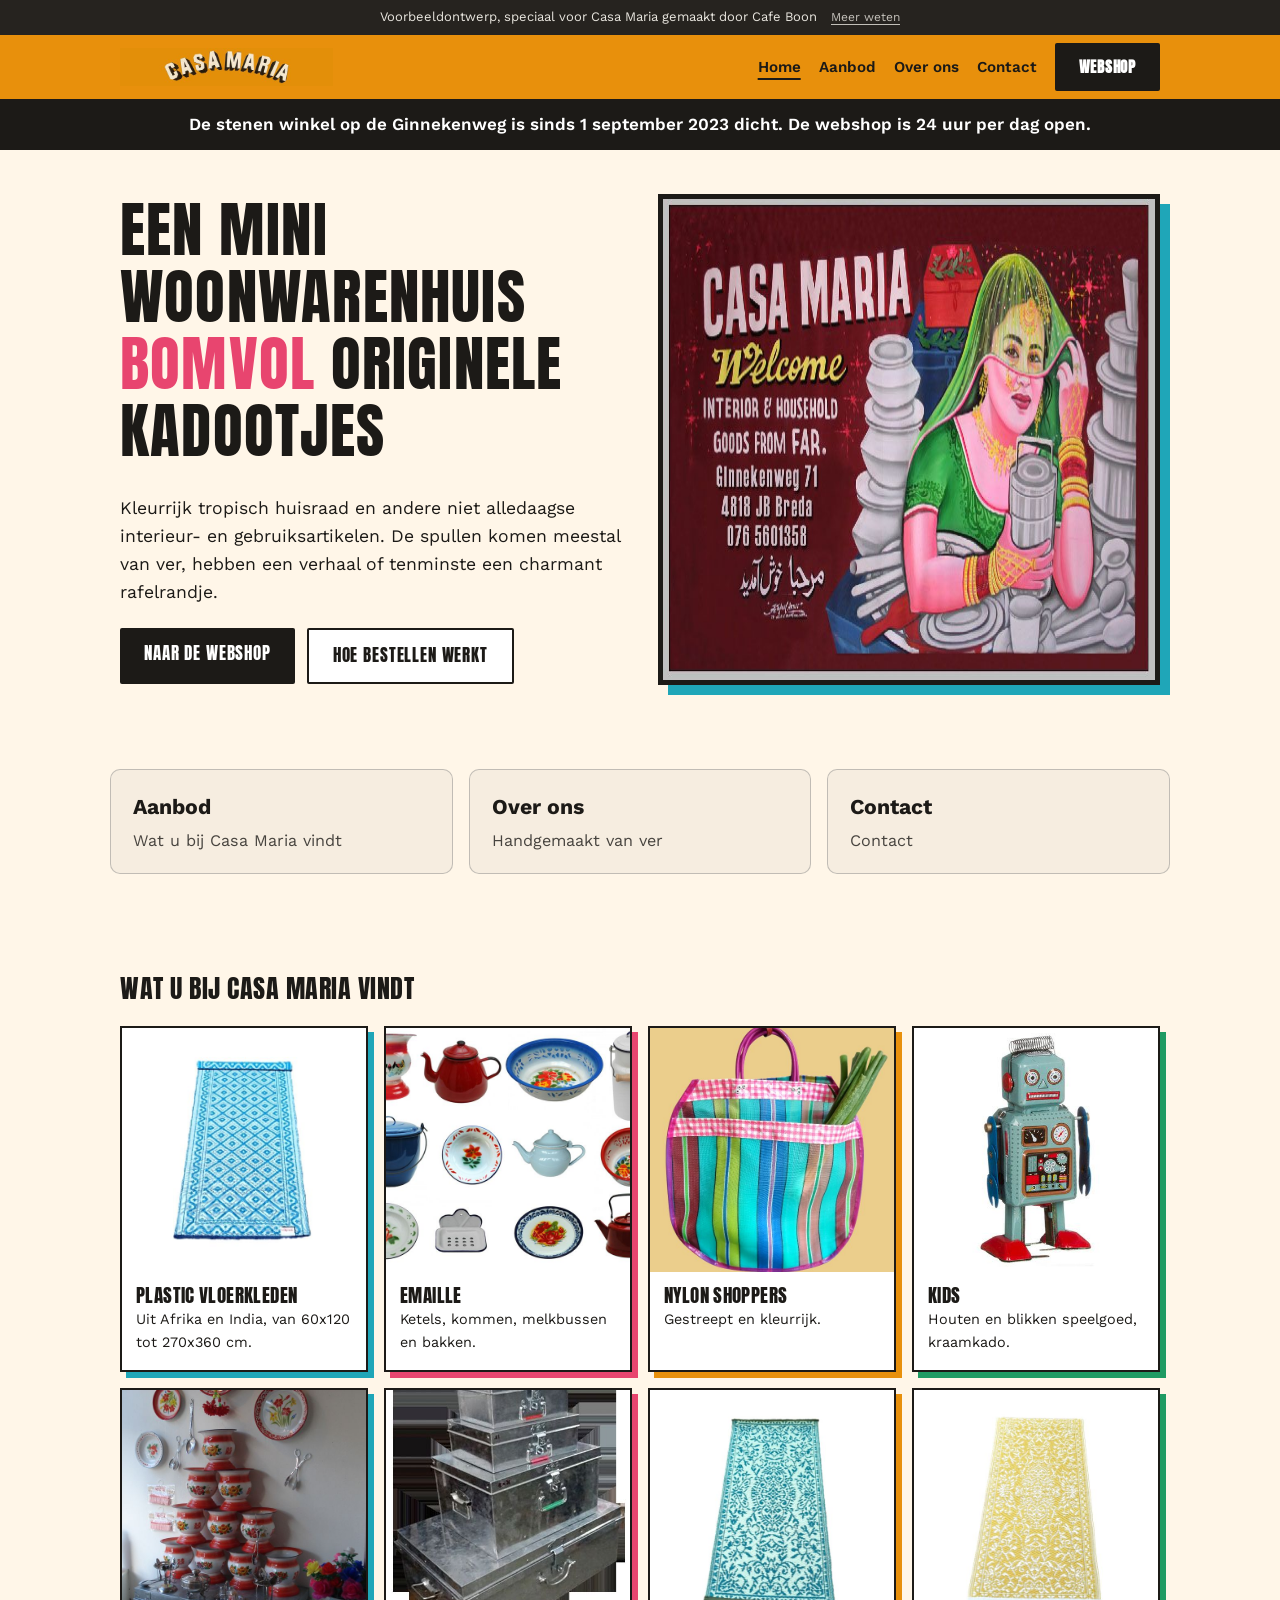
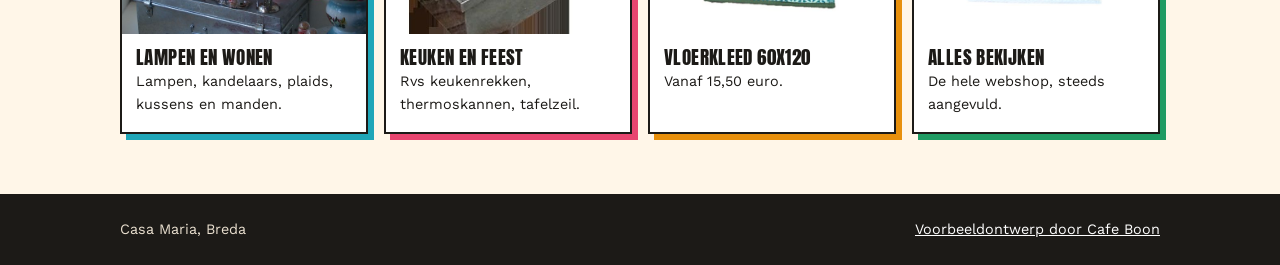
<file: index.html>
<!doctype html>
<html lang="nl">
<head>
<meta charset="utf-8">
<meta name="viewport" content="width=device-width,initial-scale=1">
<title>Casa Maria Breda | Online mini woonwarenhuis met handgemaakte spullen van ver</title>
<meta name="description" content="Casa Maria is een online mini woonwarenhuis vol originele kadootjes, kleurrijk tropisch huisraad en plastic vloerkleden uit India. Gratis afhalen in Breda, anders verzending voor 6,95 euro.">
<meta name="robots" content="noindex">
<link rel="icon" type="image/jpeg" href="images/favicon.jpg">
<meta property="og:title" content="Casa Maria Breda">
<meta property="og:description" content="Online mini woonwarenhuis met handgemaakte spullen van ver.">
<meta property="og:image" content="https://casamariabreda.cafeboon.com/images/og.jpg">
<meta property="og:type" content="website">
<link rel="preconnect" href="https://fonts.googleapis.com">
<link rel="preconnect" href="https://fonts.gstatic.com" crossorigin>
<link href="https://fonts.googleapis.com/css2?family=Anton&family=Work+Sans:wght@400;600&display=swap" rel="stylesheet">
<link rel="stylesheet" href="style.css">
</head>
<body>
<div class="vb-banner" role="note"><span>Voorbeeldontwerp, speciaal voor Casa Maria gemaakt door Cafe Boon</span><a href="https://cafeboon.com">Meer weten</a></div>
<header><div class="wrap">
<a href="index.html"><img alt="Casa Maria" src="images/logo.jpg"/></a>
<nav><a aria-current="page" href="index.html">Home</a><a href="aanbod.html">Aanbod</a><a href="over.html">Over ons</a><a href="contact.html">Contact</a><a class="btn" href="binnenkort.html">Webshop</a></nav>
</div></header>
<div aria-label="Pagina's" class="sn-bar" role="navigation"><a aria-current="page" class="sn-link" href="index.html">Home</a><a class="sn-link" href="aanbod.html">Aanbod</a><a class="sn-link" href="over.html">Over ons</a><a class="sn-link" href="contact.html">Contact</a></div>
<div class="notice">De stenen winkel op de Ginnekenweg is sinds 1 september 2023 dicht. De webshop is 24 uur per dag open.</div>
<main id="top">
<div class="hero"><div class="wrap">
<div>
<h1>Een mini woonwarenhuis <span>bomvol</span> originele kadootjes</h1>
<p>Kleurrijk tropisch huisraad en andere niet alledaagse interieur- en gebruiksartikelen. De spullen komen meestal van ver, hebben een verhaal of tenminste een charmant rafelrandje.</p>
<div class="acts"><a class="btn" href="binnenkort.html">Naar de webshop</a><a class="btn alt" href="aanbod.html#bestellen">Hoe bestellen werkt</a></div>
</div>
<img alt="Het beschilderde Casa Maria welkomstbord" height="491" src="images/bord.jpg" width="891"/>
</div></div>
<div class="sn-cards"><a class="sn-card" href="aanbod.html"><strong>Aanbod</strong><span>Wat u bij Casa Maria vindt</span></a><a class="sn-card" href="over.html"><strong>Over ons</strong><span>Handgemaakt van ver</span></a><a class="sn-card" href="contact.html"><strong>Contact</strong><span>Contact</span></a></div>
<section><div class="wrap">
<h2>Wat u bij Casa Maria vindt</h2>
<div class="grid">
<a class="tile" href="binnenkort.html"><img alt="Plastic vloerkleed" loading="lazy" src="images/mat1.jpg"/><div><h3>Plastic vloerkleden</h3><p>Uit Afrika en India, van 60x120 tot 270x360 cm.</p></div></a>
<a class="tile" href="binnenkort.html"><img alt="Emaille keukengerei" loading="lazy" src="images/emailleset.jpg"/><div><h3>Emaille</h3><p>Ketels, kommen, melkbussen en bakken.</p></div></a>
<a class="tile" href="binnenkort.html"><img alt="Nylon shopper" loading="lazy" src="images/shopper.jpg"/><div><h3>Nylon shoppers</h3><p>Gestreept en kleurrijk.</p></div></a>
<a class="tile" href="binnenkort.html"><img alt="Blikken robot" loading="lazy" src="images/robot.jpg"/><div><h3>Kids</h3><p>Houten en blikken speelgoed, kraamkado.</p></div></a>
<a class="tile" href="binnenkort.html"><img alt="Emaille aan de muur" loading="lazy" src="images/emaille.jpg"/><div><h3>Lampen en wonen</h3><p>Lampen, kandelaars, plaids, kussens en manden.</p></div></a>
<a class="tile" href="binnenkort.html"><img alt="Metalen kisten" loading="lazy" src="images/kisten.jpg"/><div><h3>Keuken en feest</h3><p>Rvs keukenrekken, thermoskannen, tafelzeil.</p></div></a>
<a class="tile" href="binnenkort.html"><img alt="Plastic vloerkleed" loading="lazy" src="images/mat3.jpg"/><div><h3>Vloerkleed 60x120</h3><p>Vanaf 15,50 euro.</p></div></a>
<a class="tile" href="binnenkort.html"><img alt="Plastic vloerkleed" loading="lazy" src="images/mat2.jpg"/><div><h3>Alles bekijken</h3><p>De hele webshop, steeds aangevuld.</p></div></a>
</div>
</div></section>
</main>
<footer><div class="wrap"><span>Casa Maria, Breda</span><a href="https://cafeboon.com">Voorbeeldontwerp door Cafe Boon</a></div></footer>
</body></html>
</file>
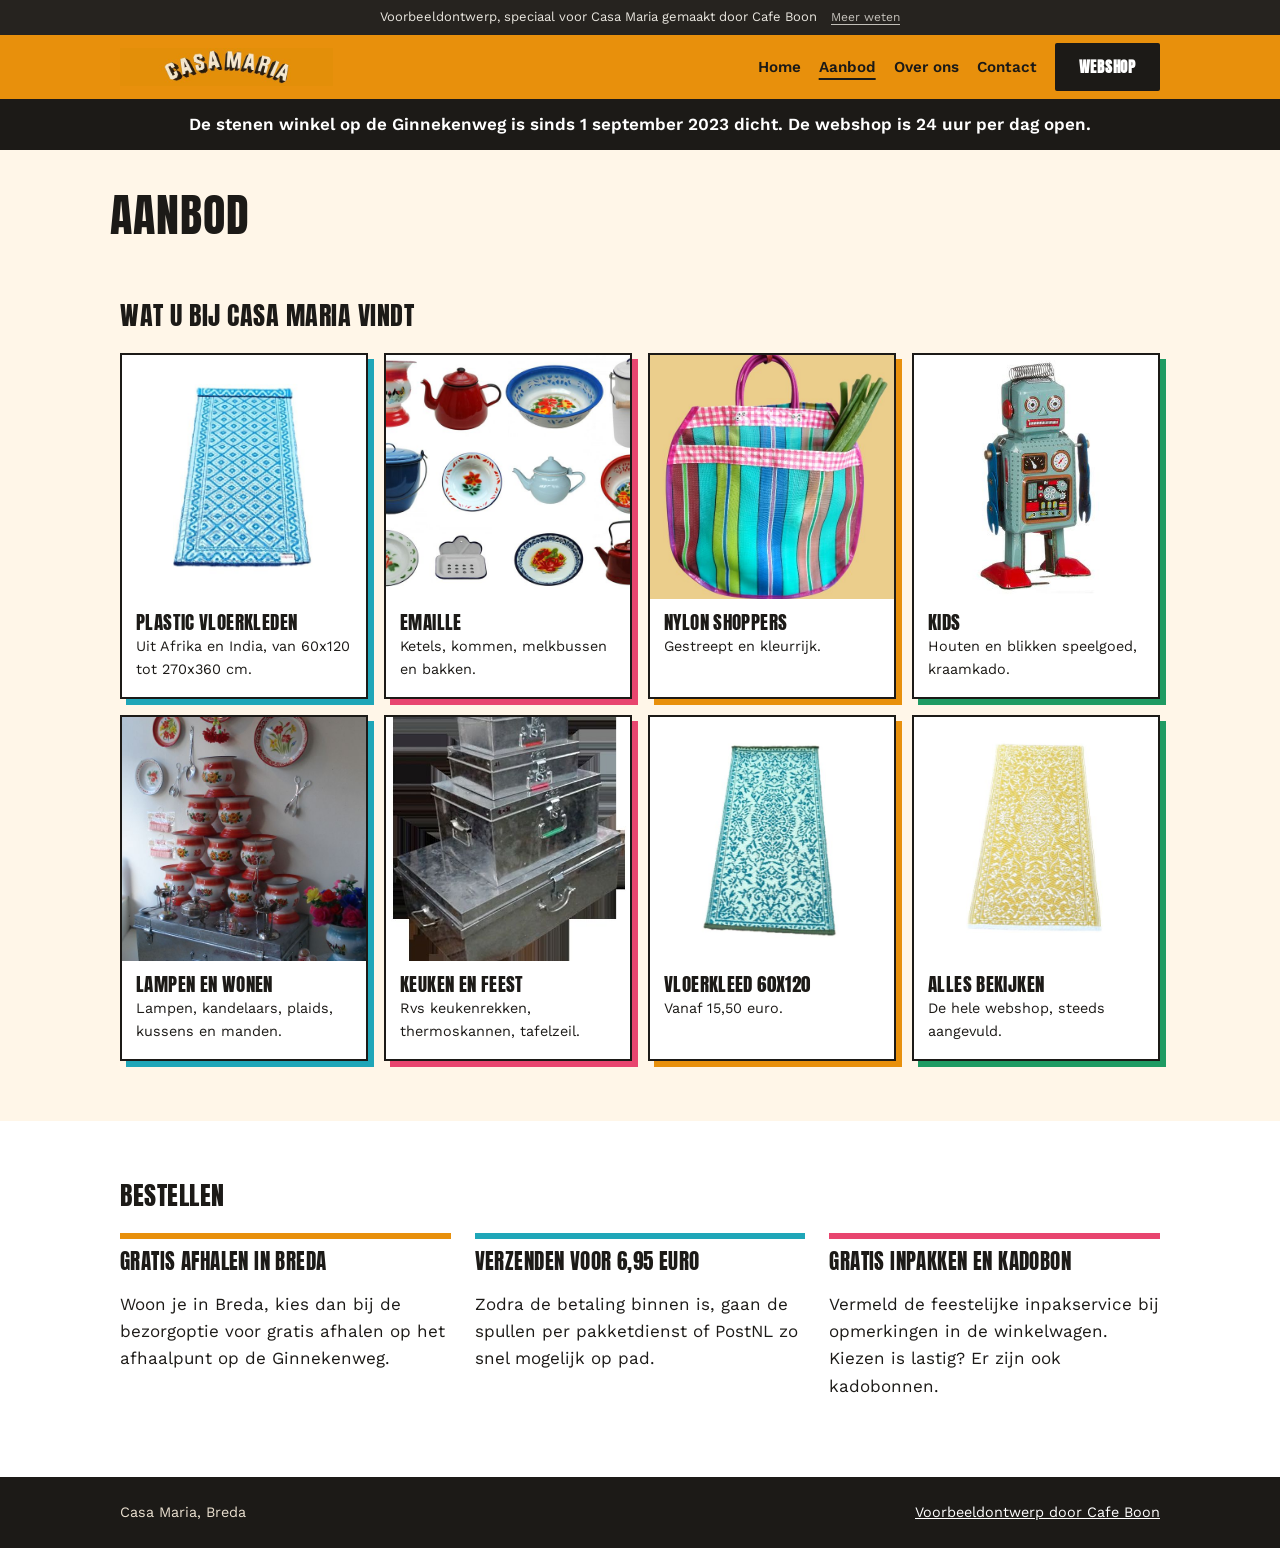
<file: aanbod.html>
<!doctype html>
<html lang="nl">
<head>
<meta charset="utf-8">
<meta name="viewport" content="width=device-width,initial-scale=1">
<title>Aanbod | Casa Maria Breda</title>
<meta name="description" content="Casa Maria is een online mini woonwarenhuis vol originele kadootjes, kleurrijk tropisch huisraad en plastic vloerkleden uit India. Gratis afhalen in Breda, anders verzending voor 6,95 euro.">
<meta name="robots" content="noindex">
<link rel="icon" type="image/jpeg" href="images/favicon.jpg">
<meta property="og:title" content="Casa Maria Breda">
<meta property="og:description" content="Online mini woonwarenhuis met handgemaakte spullen van ver.">
<meta property="og:image" content="https://casamariabreda.cafeboon.com/images/og.jpg">
<meta property="og:type" content="website">
<link rel="preconnect" href="https://fonts.googleapis.com">
<link rel="preconnect" href="https://fonts.gstatic.com" crossorigin>
<link href="https://fonts.googleapis.com/css2?family=Anton&family=Work+Sans:wght@400;600&display=swap" rel="stylesheet">
<link rel="stylesheet" href="style.css">
</head>
<body>
<div class="vb-banner" role="note"><span>Voorbeeldontwerp, speciaal voor Casa Maria gemaakt door Cafe Boon</span><a href="https://cafeboon.com">Meer weten</a></div>
<header><div class="wrap">
<a href="index.html"><img alt="Casa Maria" src="images/logo.jpg"/></a>
<nav><a href="index.html">Home</a><a aria-current="page" href="aanbod.html">Aanbod</a><a href="over.html">Over ons</a><a href="contact.html">Contact</a><a class="btn" href="binnenkort.html">Webshop</a></nav>
</div></header>
<div aria-label="Pagina's" class="sn-bar" role="navigation"><a class="sn-link" href="index.html">Home</a><a aria-current="page" class="sn-link" href="aanbod.html">Aanbod</a><a class="sn-link" href="over.html">Over ons</a><a class="sn-link" href="contact.html">Contact</a></div>
<div class="notice">De stenen winkel op de Ginnekenweg is sinds 1 september 2023 dicht. De webshop is 24 uur per dag open.</div>
<main id="top">
<div class="sn-head"><h1>Aanbod</h1></div>
<section id="aanbod"><div class="wrap">
<h2>Wat u bij Casa Maria vindt</h2>
<div class="grid">
<a class="tile" href="binnenkort.html"><img alt="Plastic vloerkleed" loading="lazy" src="images/mat1.jpg"/><div><h3>Plastic vloerkleden</h3><p>Uit Afrika en India, van 60x120 tot 270x360 cm.</p></div></a>
<a class="tile" href="binnenkort.html"><img alt="Emaille keukengerei" loading="lazy" src="images/emailleset.jpg"/><div><h3>Emaille</h3><p>Ketels, kommen, melkbussen en bakken.</p></div></a>
<a class="tile" href="binnenkort.html"><img alt="Nylon shopper" loading="lazy" src="images/shopper.jpg"/><div><h3>Nylon shoppers</h3><p>Gestreept en kleurrijk.</p></div></a>
<a class="tile" href="binnenkort.html"><img alt="Blikken robot" loading="lazy" src="images/robot.jpg"/><div><h3>Kids</h3><p>Houten en blikken speelgoed, kraamkado.</p></div></a>
<a class="tile" href="binnenkort.html"><img alt="Emaille aan de muur" loading="lazy" src="images/emaille.jpg"/><div><h3>Lampen en wonen</h3><p>Lampen, kandelaars, plaids, kussens en manden.</p></div></a>
<a class="tile" href="binnenkort.html"><img alt="Metalen kisten" loading="lazy" src="images/kisten.jpg"/><div><h3>Keuken en feest</h3><p>Rvs keukenrekken, thermoskannen, tafelzeil.</p></div></a>
<a class="tile" href="binnenkort.html"><img alt="Plastic vloerkleed" loading="lazy" src="images/mat3.jpg"/><div><h3>Vloerkleed 60x120</h3><p>Vanaf 15,50 euro.</p></div></a>
<a class="tile" href="binnenkort.html"><img alt="Plastic vloerkleed" loading="lazy" src="images/mat2.jpg"/><div><h3>Alles bekijken</h3><p>De hele webshop, steeds aangevuld.</p></div></a>
</div>
</div></section>
<section class="how" id="bestellen"><div class="wrap">
<h2>Bestellen</h2>
<div class="steps">
<div><h3>Gratis afhalen in Breda</h3><p>Woon je in Breda, kies dan bij de bezorgoptie voor gratis afhalen op het afhaalpunt op de Ginnekenweg.</p></div>
<div><h3>Verzenden voor 6,95 euro</h3><p>Zodra de betaling binnen is, gaan de spullen per pakketdienst of PostNL zo snel mogelijk op pad.</p></div>
<div><h3>Gratis inpakken en kadobon</h3><p>Vermeld de feestelijke inpakservice bij opmerkingen in de winkelwagen. Kiezen is lastig? Er zijn ook kadobonnen.</p></div>
</div>
</div></section>
</main>
<footer><div class="wrap"><span>Casa Maria, Breda</span><a href="https://cafeboon.com">Voorbeeldontwerp door Cafe Boon</a></div></footer>
</body></html>
</file>
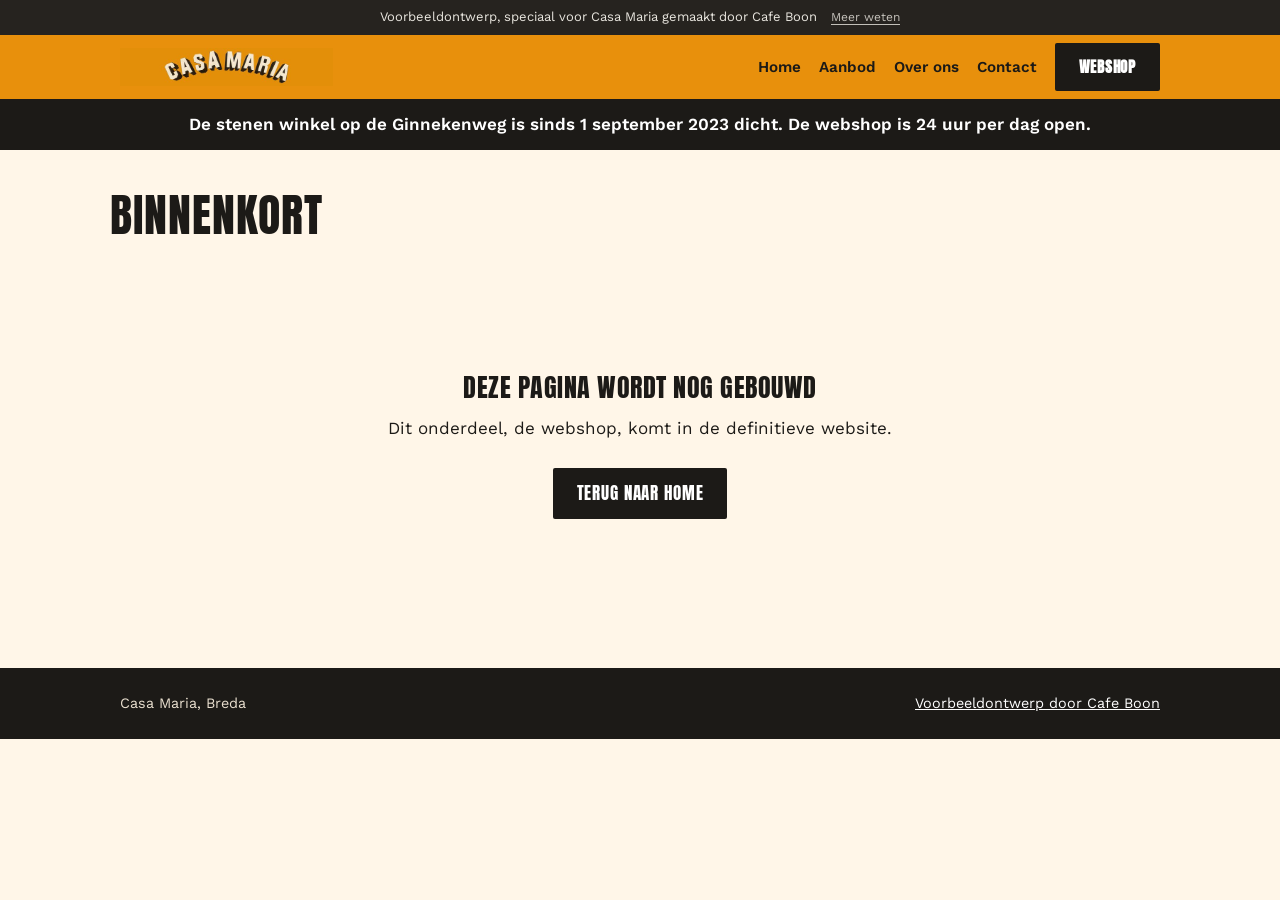
<file: binnenkort.html>
<!doctype html>
<html lang="nl">
<head>
<meta charset="utf-8">
<meta name="viewport" content="width=device-width,initial-scale=1">
<title>Binnenkort | Casa Maria Breda</title>
<meta name="description" content="Casa Maria is een online mini woonwarenhuis vol originele kadootjes, kleurrijk tropisch huisraad en plastic vloerkleden uit India. Gratis afhalen in Breda, anders verzending voor 6,95 euro.">
<meta name="robots" content="noindex">
<link rel="icon" type="image/jpeg" href="images/favicon.jpg">
<meta property="og:title" content="Casa Maria Breda">
<meta property="og:description" content="Online mini woonwarenhuis met handgemaakte spullen van ver.">
<meta property="og:image" content="https://casamariabreda.cafeboon.com/images/og.jpg">
<meta property="og:type" content="website">
<link rel="preconnect" href="https://fonts.googleapis.com">
<link rel="preconnect" href="https://fonts.gstatic.com" crossorigin>
<link href="https://fonts.googleapis.com/css2?family=Anton&family=Work+Sans:wght@400;600&display=swap" rel="stylesheet">
<link rel="stylesheet" href="style.css">
</head>
<body>
<div class="vb-banner" role="note"><span>Voorbeeldontwerp, speciaal voor Casa Maria gemaakt door Cafe Boon</span><a href="https://cafeboon.com">Meer weten</a></div>
<header><div class="wrap">
<a href="index.html"><img alt="Casa Maria" src="images/logo.jpg"/></a>
<nav><a href="index.html">Home</a><a href="aanbod.html">Aanbod</a><a href="over.html">Over ons</a><a href="contact.html">Contact</a><a class="btn" href="binnenkort.html">Webshop</a></nav>
</div></header>
<div aria-label="Pagina's" class="sn-bar" role="navigation"><a class="sn-link" href="index.html">Home</a><a class="sn-link" href="aanbod.html">Aanbod</a><a class="sn-link" href="over.html">Over ons</a><a class="sn-link" href="contact.html">Contact</a></div>
<div class="notice">De stenen winkel op de Ginnekenweg is sinds 1 september 2023 dicht. De webshop is 24 uur per dag open.</div>
<main id="top">
<div class="sn-head"><h1>Binnenkort</h1></div>
<section class="binnenkort"><div class="wrap" style="padding:72px 0;text-align:center"><h2>Deze pagina wordt nog gebouwd</h2><p style="max-width:34em;margin:14px auto 26px">Dit onderdeel, de webshop, komt in de definitieve website.</p><p><a class="btn" href="index.html">Terug naar home</a></p></div></section>
</main>
<footer><div class="wrap"><span>Casa Maria, Breda</span><a href="https://cafeboon.com">Voorbeeldontwerp door Cafe Boon</a></div></footer>
</body></html>
</body></html>
</file>
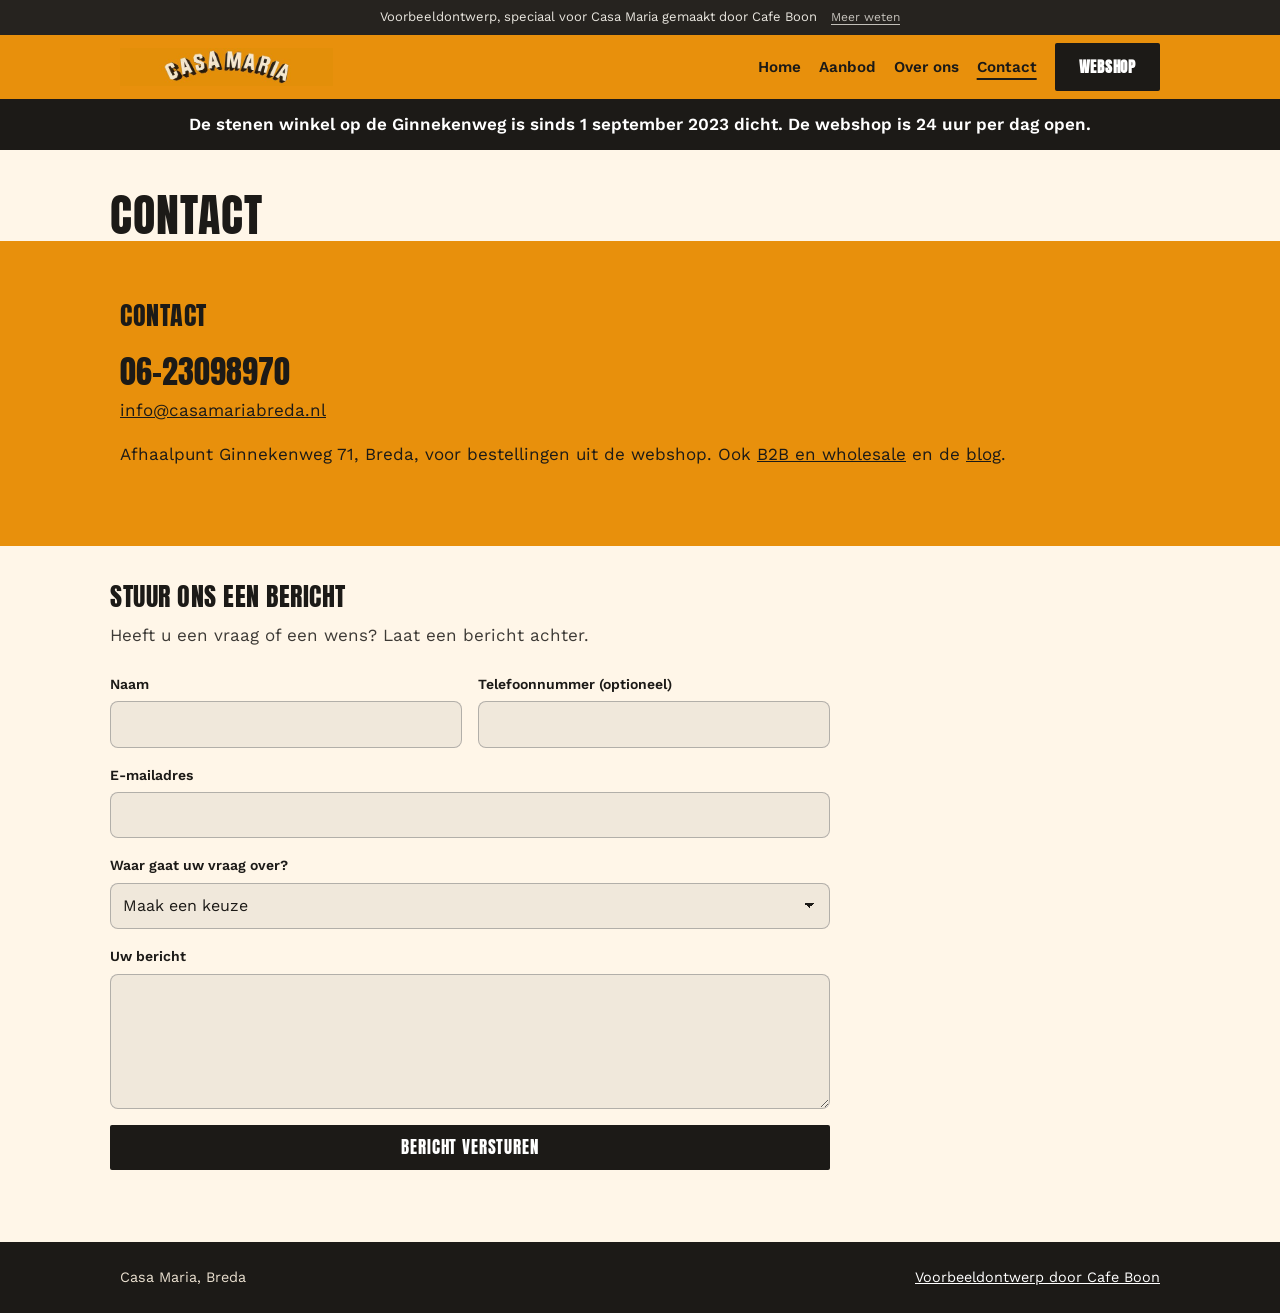
<file: contact.html>
<!doctype html>
<html lang="nl">
<head>
<meta charset="utf-8">
<meta name="viewport" content="width=device-width,initial-scale=1">
<title>Contact | Casa Maria Breda</title>
<meta name="description" content="Casa Maria is een online mini woonwarenhuis vol originele kadootjes, kleurrijk tropisch huisraad en plastic vloerkleden uit India. Gratis afhalen in Breda, anders verzending voor 6,95 euro.">
<meta name="robots" content="noindex">
<link rel="icon" type="image/jpeg" href="images/favicon.jpg">
<meta property="og:title" content="Casa Maria Breda">
<meta property="og:description" content="Online mini woonwarenhuis met handgemaakte spullen van ver.">
<meta property="og:image" content="https://casamariabreda.cafeboon.com/images/og.jpg">
<meta property="og:type" content="website">
<link rel="preconnect" href="https://fonts.googleapis.com">
<link rel="preconnect" href="https://fonts.gstatic.com" crossorigin>
<link href="https://fonts.googleapis.com/css2?family=Anton&family=Work+Sans:wght@400;600&display=swap" rel="stylesheet">
<link rel="stylesheet" href="style.css">
</head>
<body>
<div class="vb-banner" role="note"><span>Voorbeeldontwerp, speciaal voor Casa Maria gemaakt door Cafe Boon</span><a href="https://cafeboon.com">Meer weten</a></div>
<header><div class="wrap">
<a href="index.html"><img alt="Casa Maria" src="images/logo.jpg"/></a>
<nav><a href="index.html">Home</a><a href="aanbod.html">Aanbod</a><a href="over.html">Over ons</a><a aria-current="page" href="contact.html">Contact</a><a class="btn" href="binnenkort.html">Webshop</a></nav>
</div></header>
<div aria-label="Pagina's" class="sn-bar" role="navigation"><a class="sn-link" href="index.html">Home</a><a class="sn-link" href="aanbod.html">Aanbod</a><a class="sn-link" href="over.html">Over ons</a><a aria-current="page" class="sn-link" href="contact.html">Contact</a></div>
<div class="notice">De stenen winkel op de Ginnekenweg is sinds 1 september 2023 dicht. De webshop is 24 uur per dag open.</div>
<main id="top">
<div class="sn-head"><h1>Contact</h1></div>
<section class="contact"><div class="wrap">
<h2>Contact</h2>
<p><a class="big" href="tel:0623098970">06-23098970</a><br/><a href="mailto:info@casamariabreda.nl">info@casamariabreda.nl</a></p>
<p>Afhaalpunt Ginnekenweg 71, Breda, voor bestellingen uit de webshop. Ook <a href="binnenkort.html">B2B en wholesale</a> en de <a href="binnenkort.html">blog</a>.</p>
</div></section>
</main>
<section class="sn-formsec" id="formulier"><div class="sn-formwrap"><h2>Stuur ons een bericht</h2><p class="sn-lead">Heeft u een vraag of een wens? Laat een bericht achter.</p><form class="sn-form" id="sn-form"><div class="sn-field"><label for="naam">Naam</label><input id="naam" name="naam" type="text" required autocomplete="name"></div><div class="sn-field"><label for="tel">Telefoonnummer (optioneel)</label><input id="tel" name="tel" type="tel" autocomplete="tel"></div><div class="sn-field full"><label for="email">E-mailadres</label><input id="email" name="email" type="email" required autocomplete="email"></div><div class="sn-field full"><label for="keuze">Waar gaat uw vraag over?</label><select id="keuze" name="keuze" required><option value="">Maak een keuze</option><option>Plastic vloerkleden</option><option>Emaille</option><option>Nylon shoppers</option><option>Kids</option><option>Lampen en wonen</option><option>Keuken en feest</option><option>Bestellen en afhalen</option><option>Kadobon</option></select></div><div class="sn-field full"><label for="opm">Uw bericht</label><textarea id="opm" name="opm" rows="5" required></textarea></div><div class="sn-field full"><button class="btn" type="submit">Bericht versturen</button></div></form></div></section>
<script>(function(){var f=document.getElementById('sn-form');if(!f)return;f.addEventListener('submit',function(e){e.preventDefault();if(!f.checkValidity()){f.reportValidity();return;}var d=document.createElement('div');d.className='sn-done';d.setAttribute('role','status');d.tabIndex=-1;d.innerHTML='<h2>Bedankt voor uw bericht</h2><p>Dit is een voorbeeldwebsite van Cafe Boon. Uw bericht is daarom niet verstuurd. Neem voor een echt antwoord contact op via <a href="tel:0623098970">06-23098970</a>.</p>';f.parentNode.replaceChild(d,f);d.focus();});})();</script>
<footer><div class="wrap"><span>Casa Maria, Breda</span><a href="https://cafeboon.com">Voorbeeldontwerp door Cafe Boon</a></div></footer>
</body></html>
</file>
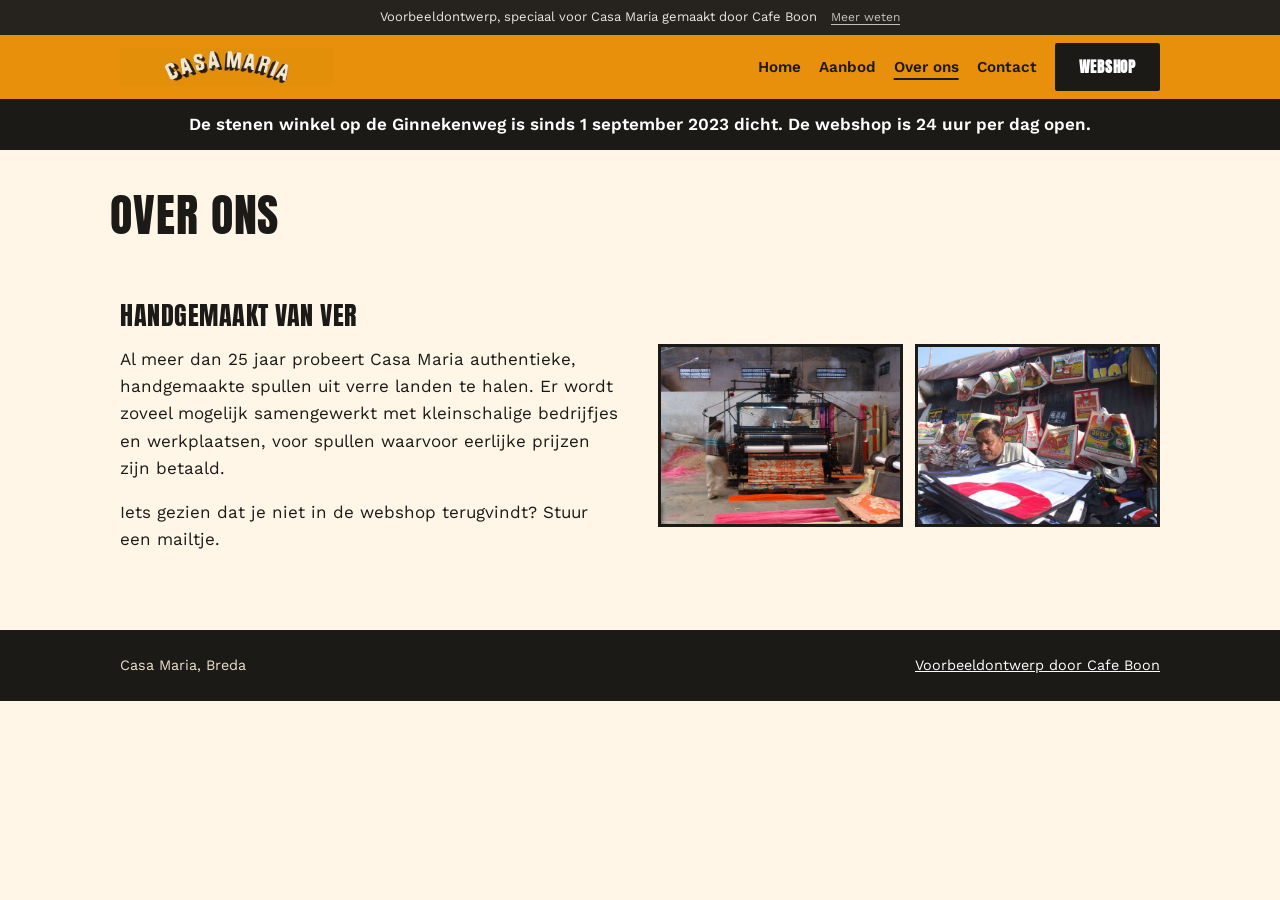
<file: over.html>
<!doctype html>
<html lang="nl">
<head>
<meta charset="utf-8">
<meta name="viewport" content="width=device-width,initial-scale=1">
<title>Over ons | Casa Maria Breda</title>
<meta name="description" content="Casa Maria is een online mini woonwarenhuis vol originele kadootjes, kleurrijk tropisch huisraad en plastic vloerkleden uit India. Gratis afhalen in Breda, anders verzending voor 6,95 euro.">
<meta name="robots" content="noindex">
<link rel="icon" type="image/jpeg" href="images/favicon.jpg">
<meta property="og:title" content="Casa Maria Breda">
<meta property="og:description" content="Online mini woonwarenhuis met handgemaakte spullen van ver.">
<meta property="og:image" content="https://casamariabreda.cafeboon.com/images/og.jpg">
<meta property="og:type" content="website">
<link rel="preconnect" href="https://fonts.googleapis.com">
<link rel="preconnect" href="https://fonts.gstatic.com" crossorigin>
<link href="https://fonts.googleapis.com/css2?family=Anton&family=Work+Sans:wght@400;600&display=swap" rel="stylesheet">
<link rel="stylesheet" href="style.css">
</head>
<body>
<div class="vb-banner" role="note"><span>Voorbeeldontwerp, speciaal voor Casa Maria gemaakt door Cafe Boon</span><a href="https://cafeboon.com">Meer weten</a></div>
<header><div class="wrap">
<a href="index.html"><img alt="Casa Maria" src="images/logo.jpg"/></a>
<nav><a href="index.html">Home</a><a href="aanbod.html">Aanbod</a><a aria-current="page" href="over.html">Over ons</a><a href="contact.html">Contact</a><a class="btn" href="binnenkort.html">Webshop</a></nav>
</div></header>
<div aria-label="Pagina's" class="sn-bar" role="navigation"><a class="sn-link" href="index.html">Home</a><a class="sn-link" href="aanbod.html">Aanbod</a><a aria-current="page" class="sn-link" href="over.html">Over ons</a><a class="sn-link" href="contact.html">Contact</a></div>
<div class="notice">De stenen winkel op de Ginnekenweg is sinds 1 september 2023 dicht. De webshop is 24 uur per dag open.</div>
<main id="top">
<div class="sn-head"><h1>Over ons</h1></div>
<section class="story" id="verhaal"><div class="wrap">
<div>
<h2>Handgemaakt van ver</h2>
<p>Al meer dan 25 jaar probeert Casa Maria authentieke, handgemaakte spullen uit verre landen te halen. Er wordt zoveel mogelijk samengewerkt met kleinschalige bedrijfjes en werkplaatsen, voor spullen waarvoor eerlijke prijzen zijn betaald.</p>
<p>Iets gezien dat je niet in de webshop terugvindt? Stuur een mailtje.</p>
</div>
<div class="pics"><img alt="Mattenfabriek in Mumbai" loading="lazy" src="images/mumbai.jpg"/><img alt="Tassenverkoper in India" loading="lazy" src="images/tassen.jpg"/></div>
</div></section>
</main>
<footer><div class="wrap"><span>Casa Maria, Breda</span><a href="https://cafeboon.com">Voorbeeldontwerp door Cafe Boon</a></div></footer>
</body></html>
</file>
<file: style.css>
:root{--orange:#e8900c;--ink:#1c1a17;--cream:#fff6e8;--teal:#1fa6b8;--pink:#e8456f;--green:#1f9b63}
*{box-sizing:border-box}
html{scroll-behavior:smooth}
body{margin:0;font-family:'Work Sans',sans-serif;color:var(--ink);background:var(--cream);line-height:1.6;font-size:17px}
img{max-width:100%;display:block}
a{color:inherit}
h1,h2,h3{font-family:'Anton',sans-serif;font-weight:400;letter-spacing:.02em;text-transform:uppercase;line-height:1.1;margin:0 0 .5em}
.wrap{max-width:1080px;margin:0 auto;padding:0 20px}
header{background:var(--orange);position:sticky;top:0;z-index:10}
header .wrap{display:flex;align-items:center;justify-content:space-between;gap:12px;padding-top:8px;padding-bottom:8px}
header img{height:38px;width:auto}
nav{display:flex;gap:18px;align-items:center}
nav a{text-decoration:none;font-weight:600;font-size:.95rem}
.btn{display:inline-block;background:var(--ink);color:#fff!important;padding:12px 24px;text-decoration:none;font-family:'Anton',sans-serif;letter-spacing:.05em;text-transform:uppercase;border-radius:2px}
.btn.alt{background:#fff;color:var(--ink)!important;border:2px solid var(--ink)}
.hero .wrap{display:grid;grid-template-columns:1fr 1fr;gap:36px;align-items:center;padding-top:44px;padding-bottom:44px}
.hero h1{font-size:clamp(2.2rem,6vw,3.8rem)}
.hero h1 span{color:var(--pink)}
.hero p{font-size:1.1rem;max-width:30em}
.acts{display:flex;gap:12px;flex-wrap:wrap;margin-top:22px}
.hero img{border:5px solid var(--ink);box-shadow:10px 10px 0 var(--teal)}
.notice{background:var(--ink);color:#fff;text-align:center;padding:12px 20px;font-weight:600}
section{padding:60px 0}
.grid{display:grid;grid-template-columns:repeat(4,1fr);gap:16px;margin-top:24px}
.tile{background:#fff;border:2px solid var(--ink);text-decoration:none;display:block}
.tile img{aspect-ratio:1/1;object-fit:cover;width:100%;background:#fff}
.tile div{padding:12px 14px 16px}
.tile h3{font-size:1.2rem;margin:0 0 .15em}
.tile p{margin:0;font-size:.9rem}
.tile:nth-child(4n+1){box-shadow:6px 6px 0 var(--teal)}
.tile:nth-child(4n+2){box-shadow:6px 6px 0 var(--pink)}
.tile:nth-child(4n+3){box-shadow:6px 6px 0 var(--orange)}
.tile:nth-child(4n){box-shadow:6px 6px 0 var(--green)}
.how{background:#fff}
.steps{display:grid;grid-template-columns:repeat(3,1fr);gap:24px;margin-top:24px}
.steps div{border-top:6px solid var(--orange);padding-top:12px}
.steps div:nth-child(2){border-color:var(--teal)}
.steps div:nth-child(3){border-color:var(--pink)}
.steps h3{font-size:1.3rem}
.story .wrap{display:grid;grid-template-columns:1fr 1fr;gap:36px;align-items:center}
.pics{display:grid;grid-template-columns:1fr 1fr;gap:12px}
.pics img{border:3px solid var(--ink);aspect-ratio:4/3;object-fit:cover;width:100%}
.contact{background:var(--orange)}
.contact .big{font-family:'Anton',sans-serif;font-size:2rem;text-decoration:none}
footer{background:var(--ink);color:#e9dfcf;padding:24px 0;font-size:.9rem}
footer a{color:#fff}
footer .wrap{display:flex;justify-content:space-between;flex-wrap:wrap;gap:8px}
@media(max-width:820px){
.hero .wrap,.story .wrap{grid-template-columns:1fr}
.grid{grid-template-columns:repeat(2,1fr)}
.steps{grid-template-columns:1fr}
nav a:not(.btn){display:none}
section{padding:40px 0}
}
/* sitenav:start */
.sn-bar{display:none;gap:6px;overflow-x:auto;white-space:nowrap;-webkit-overflow-scrolling:touch;padding:8px 12px;background:inherit;color:inherit;font:inherit;line-height:1.2;border-bottom:1px solid rgba(128,128,128,.35);box-sizing:border-box;max-width:100%}
.sn-bar a.sn-link{flex:0 0 auto;padding:9px 15px;border-radius:999px;color:inherit;text-decoration:none;font-size:15px;font-weight:600;letter-spacing:0;text-transform:none;margin:0}
.sn-bar a.sn-link[aria-current="page"]{background:rgba(128,128,128,.2);box-shadow:inset 0 -2px 0 currentColor}
@media(max-width:820px){.sn-bar{display:flex}}
nav a[aria-current="page"]:not(.cta):not(.btn):not(.call){text-decoration:underline;text-underline-offset:6px;text-decoration-thickness:2px}
.sn-head{max-width:1100px;margin:0 auto;padding:40px 20px 0;box-sizing:border-box}
.sn-head h1{margin:0;color:inherit;font-size:clamp(30px,5vw,46px);line-height:1.1}
.sn-cards{max-width:1100px;margin:0 auto;padding:40px 20px;display:grid;grid-template-columns:repeat(auto-fit,minmax(230px,1fr));gap:16px;box-sizing:border-box}
.sn-card{display:block;padding:20px 22px;border:1px solid rgba(128,128,128,.45);border-radius:10px;background:rgba(128,128,128,.07);color:inherit;text-decoration:none;min-width:0}
.sn-card strong{display:block;font-size:1.25em;margin:0 0 6px;color:inherit}
.sn-card span{display:block;opacity:.8;font-size:.95em;line-height:1.4}
.sn-card:hover,.sn-card:focus-visible{border-color:currentColor}
/* sitenav:end */
/* voorbeeld-formulier:start */
@layer sn{.sn-form button.btn{border:0;font:inherit;cursor:pointer;line-height:1.2}}
.sn-formsec{padding:36px 0 72px}
.sn-formwrap{max-width:1100px;margin:0 auto;padding:0 20px;box-sizing:border-box}
.sn-formwrap>h2{margin:0 0 12px}
.sn-formwrap>.sn-lead,.sn-formwrap>.sn-form,.sn-formwrap>.sn-done{max-width:720px}
.sn-formwrap .sn-lead{margin:0 0 24px;opacity:.85}
.sn-form{display:grid;grid-template-columns:1fr 1fr;gap:16px}
.sn-field{display:flex;flex-direction:column;gap:6px;min-width:0;text-align:left}
.sn-field.full{grid-column:1/-1}
.sn-field label{font-size:14px;font-weight:600}
.sn-field input,.sn-field select,.sn-field textarea{font:inherit;font-size:16px;line-height:1.4;color:inherit;background:rgba(128,128,128,.12);border:1px solid rgba(128,128,128,.55);border-radius:8px;padding:11px 12px;width:100%;box-sizing:border-box;min-width:0;max-width:100%;-webkit-appearance:none;appearance:none}
.sn-field select{background-image:linear-gradient(45deg,transparent 50%,currentColor 50%),linear-gradient(135deg,currentColor 50%,transparent 50%);background-position:calc(100% - 20px) 50%,calc(100% - 15px) 50%;background-size:5px 5px;background-repeat:no-repeat;padding-right:38px}
.sn-field select option{color:#111;background:#fff}
.sn-field textarea{resize:vertical}
.sn-field input:focus,.sn-field select:focus,.sn-field textarea:focus{outline:2px solid currentColor;outline-offset:1px}
.sn-done{padding:28px;border:1px solid rgba(128,128,128,.55);border-radius:12px;background:rgba(128,128,128,.1)}
.sn-done h2{margin:0 0 10px}
.sn-done p{margin:0}
.sn-done a{text-decoration:underline;text-underline-offset:3px;font-weight:600}
.sn-formlink{padding:0 0 56px}
@media(max-width:640px){.sn-form{grid-template-columns:1fr}.sn-formsec{padding:24px 0 56px}}
/* voorbeeld-formulier:end */
/* voorbeeldbanner:start */
.vb-banner{display:flex;flex-wrap:wrap;justify-content:center;align-items:baseline;gap:2px 14px;padding:8px 16px;background:#26231f;color:#e9e6df;font-size:13px;line-height:1.45;letter-spacing:0;text-transform:none;font-weight:400;text-align:center;position:relative;z-index:1000}
.vb-banner a{color:inherit;opacity:.8;text-decoration:underline;text-underline-offset:3px;font-size:12px;font-weight:400;white-space:nowrap;letter-spacing:0;text-transform:none}
.vb-banner a:hover{opacity:1}
/* voorbeeldbanner:end */
</file>
